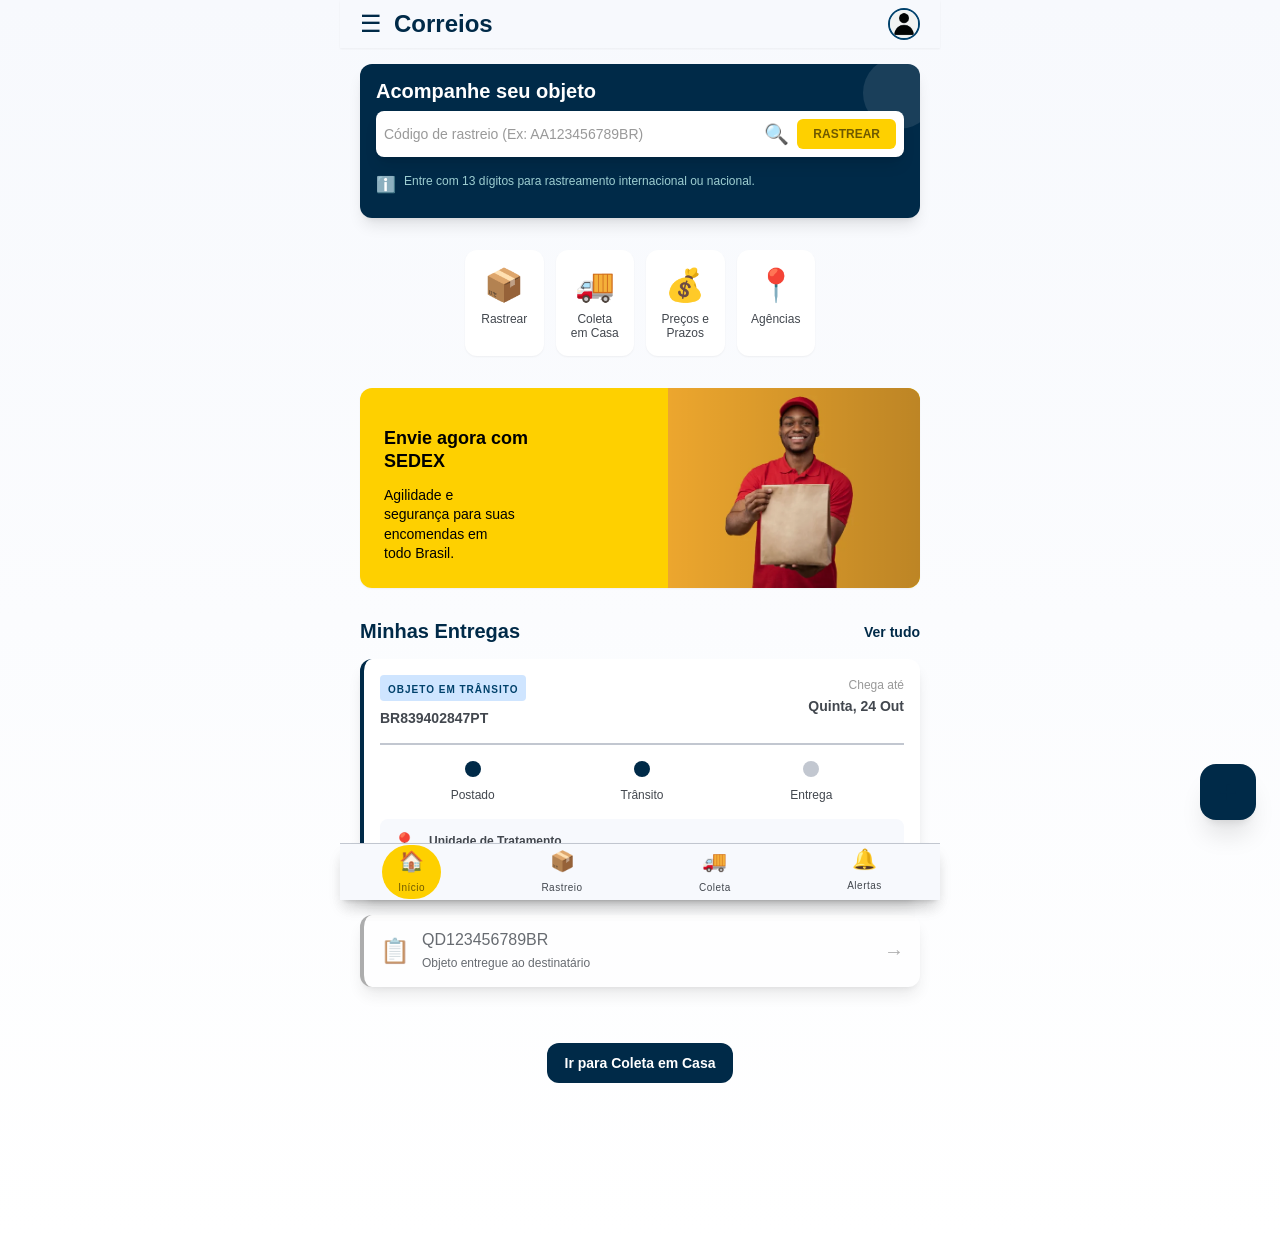
<file: index.html>
<!DOCTYPE html>
<html lang="pt-BR">
<head>
    <meta charset="UTF-8">
    <meta name="viewport" content="width=device-width, initial-scale=1.0">
    <link rel="stylesheet" href="style.css">
    <title>Correios</title>
</head>
<body>
    <div class="Início-Correios">
        <!-- BottomNavBar -->
        <nav class="BottomNavBar">
            <div class="BottomNavBar-shadow"></div>
            <div class="Link active">
                <div class="Container icon">🏠</div>
                <div class="Container text">
                    <span class="Text">Início</span>
                </div>
            </div>
            <div class="Link">
                <div class="Container icon">📦</div>
                <div class="Container text">
                    <span class="Text">Rastreio</span>
                </div>
            </div>
            <div class="Link">
                <div class="Container icon">🚚</div>
                <div class="Container text">
                    <span class="Text">Coleta</span>
                </div>
            </div>
            <div class="Link">
                <div class="Container icon">🔔</div>
                <div class="Container text">
                    <span class="Text">Alertas</span>
                </div>
                <div class="Background badge"></div>
            </div>
        </nav>

        <!-- Header - TopAppBar -->
        <header class="Header-TopAppBar">
            <div class="Container">
                <button class="Button menu">☰</button>
                <div class="Heading-1">
                    <h1 class="Text">Correios</h1>
                </div>
            </div>
            <div class="Background-Border">
                <div class="User-Profile"></div>
            </div>
        </header>

        <!-- Floating Action Button -->
        <button class="Floating-Action-Button">+</button>

        <!-- Main -->
        <main class="Main">
            <!-- Hero Search Section -->
            <section class="Hero-Search-Section">
                <div class="Abstract-Background-Pattern"></div>
                <div class="Heading-2">
                    <span class="Text">Acompanhe seu objeto</span>
                </div>
                <div class="Container search">
                    <div class="Input">
                        <div class="Container input-wrapper">
                            <span class="Text placeholder">Código de rastreio (Ex: AA123456789BR)</span>
                        </div>
                    </div>
                    <div class="Container icon">🔍</div>
                    <button class="Button rastrear">RASTREAR</button>
                </div>
                <div class="Container info">
                    <div class="Container icon">ℹ️</div>
                    <span class="Text">Entre com 13 dígitos para rastreamento internacional ou nacional.</span>
                </div>
            </section>

            <!-- Section - Quick Actions Grid -->
            <section class="Section-Quick-Actions-Grid">
                <div class="Button quick-action">
                    <div class="Background-Shadow">📦</div>
                    <span class="Text">Rastrear</span>
                </div>
                <div class="Button quick-action">
                    <div class="Background-Shadow">🚚</div>
                    <div class="Container text-container">
                        <span class="Text">Coleta<br>em Casa</span>
                    </div>
                </div>
                <div class="Button quick-action">
                    <div class="Background-Shadow">💰</div>
                    <div class="Container text-container">
                        <span class="Text">Preços e<br>Prazos</span>
                    </div>
                </div>
                <div class="Button quick-action">
                    <div class="Background-Shadow">📍</div>
                    <span class="Text">Agências</span>
                </div>
            </section>

            <!-- Section - Promotional Banner -->
            <section class="Section-Promotional-Banner">
                <div class="Container banner-image">
                    <img src="./assets/delivery.jpg" alt="Delivery person">
                </div>
                <div class="Gradient"></div>
                <div class="Container banner-content">
                    <div class="Heading-3">
                        <span class="Text">Envie agora com<br>SEDEX</span>
                    </div>
                    <div class="Container description">
                        <span class="Text">Agilidade e<br>segurança para suas<br>encomendas em<br>todo Brasil.</span>
                    </div>
                </div>
            </section>

            <!-- Tracking Summary Section -->
            <section class="Tracking-Summary-Section">
                <div class="Container section-header">
                    <div class="Heading-2">
                        <span class="Text">Minhas Entregas</span>
                    </div>
                    <button class="Button view-all">Ver tudo</button>
                </div>

                <!-- Main Tracking Card -->
                <div class="Tracking-Card main">
                    <div class="Container card-content">
                        <div class="Container header">
                            <div class="Container status">
                                <div class="Background status-badge">
                                    <span class="Text">OBJETO EM TRÂNSITO</span>
                                </div>
                                <div class="Heading-4">
                                    <span class="Text tracking-number">BR839402847PT</span>
                                </div>
                            </div>
                            <div class="Container delivery-date">
                                <div class="Container">
                                    <span class="Text">Chega até</span>
                                </div>
                                <div class="Container">
                                    <span class="Text">Quinta, 24 Out</span>
                                </div>
                            </div>
                        </div>
                        <div class="Container progress">
                            <div class="Progress-Bar-Container">
                                <div class="Line"></div>
                                <div class="Horizontal-Divider"></div>
                                <div class="Dots">
                                    <div class="Container dot">
                                        <div class="Background dot-active"></div>
                                        <div class="Container dot-label">
                                            <span class="Text">Postado</span>
                                        </div>
                                    </div>
                                    <div class="Container dot">
                                        <div class="Background dot-active"></div>
                                        <div class="Container dot-label">
                                            <span class="Text">Trânsito</span>
                                        </div>
                                    </div>
                                    <div class="Container dot">
                                        <div class="Background dot-inactive"></div>
                                        <div class="Container dot-label">
                                            <span class="Text">Entrega</span>
                                        </div>
                                    </div>
                                </div>
                            </div>
                            <div class="Background location-info">
                                <div class="Container icon">📍</div>
                                <div class="Container info-content">
                                    <div class="Container">
                                        <span class="Text location-title">Unidade de Tratamento</span>
                                    </div>
                                    <div class="Container">
                                        <span class="Text location-detail">Rio de Janeiro / RJ</span>
                                    </div>
                                </div>
                            </div>
                        </div>
                    </div>
                </div>

                <!-- Secondary Tracking Card -->
                <div class="Tracking-Card secondary">
                    <div class="Container card-content">
                        <div class="Container icon">📋</div>
                        <div class="Container info-content">
                            <div class="Container">
                                <span class="Text tracking-number">QD123456789BR</span>
                            </div>
                            <div class="Container">
                                <span class="Text status-text">Objeto entregue ao destinatário</span>
                            </div>
                        </div>
                        <div class="Container arrow">→</div>
                    </div>
                </div>
            </section>

            <div class="Page-Link">
                <a class="Button link" href="agendar-coleta.html">Ir para Coleta em Casa</a>
            </div>
        </main>
    </div>
    <script src="script.js"></script>
</body>
</html>
</file>
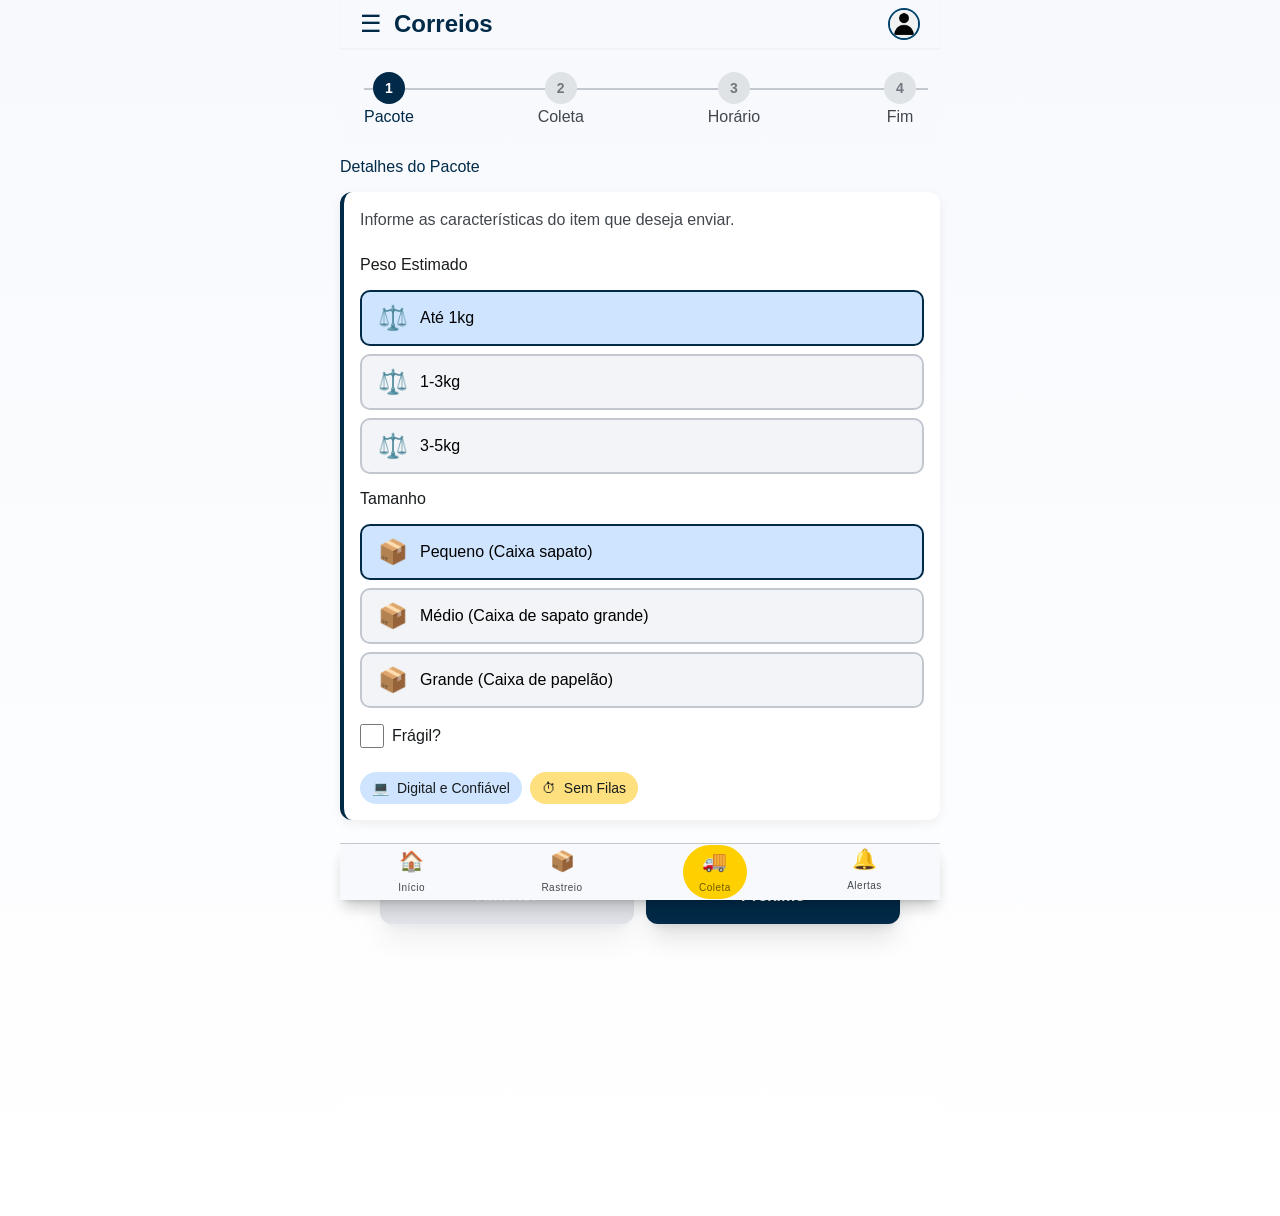
<file: agendar-coleta.html>
<!DOCTYPE html>
<html lang="pt-BR">
<head>
    <meta charset="UTF-8">
    <meta name="viewport" content="width=device-width, initial-scale=1.0">
    <link rel="stylesheet" href="style.css">
    <title>Agendar Coleta em Casa</title>
</head>
<body class="Início-Correios">
    <!-- BottomNavBar -->
    <nav class="BottomNavBar">
        <div class="BottomNavBar-shadow"></div>
        <div class="Link">
            <div class="Container icon">🏠</div>
            <div class="Container text">
                <span class="Text">Início</span>
            </div>
        </div>
        <div class="Link">
            <div class="Container icon">📦</div>
            <div class="Container text">
                <span class="Text">Rastreio</span>
            </div>
        </div>
        <div class="Link active">
            <div class="Container icon">🚚</div>
            <div class="Container text">
                <span class="Text">Coleta</span>
            </div>
        </div>
        <div class="Link">
            <div class="Container icon">🔔</div>
            <div class="Container text">
                <span class="Text">Alertas</span>
            </div>
            <div class="Background badge"></div>
        </div>
    </nav>

    <!-- Header - TopAppBar -->
    <header class="Header-TopAppBar">
        <div class="Container">
            <button class="Button menu">☰</button>
            <div class="Heading-1">
                <h1 class="Text">Correios</h1>
            </div>
        </div>
        <div class="Background-Border">
            <div class="User-Profile"></div>
        </div>
    </header>

    <div class="Início-Correios Agendar-Coleta-em-Casa">

        <main class="Main" data-name="Main">
            <section class="Progress-Stepper" data-name="Progress Stepper">
                <div class="Horizontal-Divider" data-name="Horizontal Divider"></div>
                <div class="Horizontal-Divider-Fill" data-name="Horizontal Divider Fill"></div>
                <div class="Container" data-name="Container">
                    <div class="Background active" data-name="Background">
                        <div class="Overlay-Shadow" data-name="Overlay+Shadow"></div>
                        <span class="Text">1</span>
                    </div>
                    <div class="Container" data-name="Container">
                        <span class="Text active">Pacote</span>
                    </div>
                </div>
                <div class="Container" data-name="Container">
                    <div class="Background" data-name="Background">
                        <span class="Text">2</span>
                    </div>
                    <div class="Container" data-name="Container">
                        <span class="Text">Coleta</span>
                    </div>
                </div>
                <div class="Container" data-name="Container">
                    <div class="Background" data-name="Background">
                        <span class="Text">3</span>
                    </div>
                    <div class="Container" data-name="Container">
                        <span class="Text">Horário</span>
                    </div>
                </div>
                <div class="Container" data-name="Container">
                    <div class="Background" data-name="Background">
                        <span class="Text">4</span>
                    </div>
                    <div class="Container" data-name="Container">
                        <span class="Text">Fim</span>
                    </div>
                </div>
            </section>

            <section class="Section-Step-1-Package-Details" data-name="Section - Step 1: Package Details">
                <div class="Container" data-name="Container">
                    <div class="Heading-2" data-name="Heading 2">
                        <span class="Text">Detalhes do Pacote</span>
                    </div>
                </div>
                <div class="Background-VerticalBorder-Shadow" data-name="Background+VerticalBorder+Shadow">
                    <div class="Container" data-name="Container">
                        <span class="Text">Informe as características do item que deseja enviar.</span>
                    </div>
                    <div class="Container" data-name="Container">
                        <div class="Container" data-name="Container">
                            <div class="Label" data-name="Label">
                                <span class="Text">Peso Estimado</span>
                            </div>
                            <div class="Options weight-options">
                                <button class="Option selected" data-weight="1">
                                    <span class="icon">⚖️</span>
                                    <span class="Text">Até 1kg</span>
                                </button>
                                <button class="Option" data-weight="3">
                                    <span class="icon">⚖️</span>
                                    <span class="Text">1-3kg</span>
                                </button>
                                <button class="Option" data-weight="5">
                                    <span class="icon">⚖️</span>
                                    <span class="Text">3-5kg</span>
                                </button>
                            </div>
                        </div>
                        <div class="Container" data-name="Container">
                            <div class="Label" data-name="Label">
                                <span class="Text">Tamanho</span>
                            </div>
                            <div class="Options size-options">
                                <button class="Option selected" data-size="small">
                                    <span class="icon">📦</span>
                                    <span class="Text">Pequeno (Caixa sapato)</span>
                                </button>
                                <button class="Option" data-size="medium">
                                    <span class="icon">📦</span>
                                    <span class="Text">Médio (Caixa de sapato grande)</span>
                                </button>
                                <button class="Option" data-size="large">
                                    <span class="icon">📦</span>
                                    <span class="Text">Grande (Caixa de papelão)</span>
                                </button>
                            </div>
                        </div>
                        <div class="Container" data-name="Container">
                            <label class="Label fragile-label">
                                <input type="checkbox" class="FragileCheckbox" id="fragile-checkbox">
                                <span class="Text">Frágil?</span>
                            </label>
                        </div>
                    </div>
                    <div class="Container" data-name="Container">
                        <div class="Background pill" data-name="Background">
                            <span class="Container icon">💻</span>
                            <span class="Text">Digital e Confiável</span>
                        </div>
                        <div class="Background pill" data-name="Background">
                            <span class="Container icon">⏱</span>
                            <span class="Text">Sem Filas</span>
                        </div>
                    </div>
                </div>
            </section>

            <section class="Section-Step-2-Pickup-Address hidden-section" data-name="Section - Step 2: Pickup Address">
                <div class="Heading-2" data-name="Heading 2">
                    <span class="Text">Endereço de Coleta</span>
                </div>
                <div class="Background-VerticalBorder-Shadow" data-name="Background+VerticalBorder+Shadow">
                    <div class="Container" data-name="Container">
                        <div class="Container" data-name="Container">
                            <div class="Label" data-name="Label">
                                <span class="Text">CEP</span>
                            </div>
                            <input type="text" class="AddressInput" id="cep-input" placeholder="00000-000">
                        </div>
                        <div class="Container" data-name="Container">
                            <div class="Label" data-name="Label">
                                <span class="Text">Logradouro</span>
                            </div>
                            <input type="text" class="AddressInput" id="logradouro-input" placeholder="Ex: Av. Paulista, 1000">
                        </div>
                        <div class="Container" data-name="Container">
                            <div class="Label" data-name="Label">
                                <span class="Text">Número</span>
                            </div>
                            <input type="text" class="AddressInput" id="numero-input" placeholder="Ex: 123">
                        </div>
                        <div class="Container" data-name="Container">
                            <div class="Label" data-name="Label">
                                <span class="Text">Bairro</span>
                            </div>
                            <input type="text" class="AddressInput" id="bairro-input" placeholder="Ex: Bela Vista">
                        </div>
                        <div class="Container" data-name="Container">
                            <div class="Label" data-name="Label">
                                <span class="Text">Cidade</span>
                            </div>
                            <input type="text" class="AddressInput" id="cidade-input" placeholder="Ex: São Paulo">
                        </div>
                    </div>
                </div>
            </section>

            <section class="Section-Step-3-Date-Time hidden-section" data-name="Section - Step 3: Date and Time">
                <div class="Heading-2" data-name="Heading 2">
                    <span class="Text">Data e Horário</span>
                </div>
                <div class="Background-VerticalBorder-Shadow" data-name="Background+VerticalBorder+Shadow">
                    <div class="Container" data-name="Container">
                        <span class="Text">Escolha o melhor momento para o carteiro passar.</span>
                    </div>
                    <div class="Container date-options" data-name="Container">
                        <button class="DateButton selected" data-date="2026-06-24" data-day="HOJE" data-day-number="24">
                            <span class="Text">HOJE<br>24</span>
                        </button>
                        <button class="DateButton" data-date="2026-06-25" data-day="TER" data-day-number="25">
                            <span class="Text">TER<br>25</span>
                        </button>
                        <button class="DateButton" data-date="2026-06-26" data-day="QUA" data-day-number="26">
                            <span class="Text">QUA<br>26</span>
                        </button>
                        <button class="DateButton" data-date="2026-06-27" data-day="QUI" data-day-number="27">
                            <span class="Text">QUI<br>27</span>
                        </button>
                    </div>
                    <div class="Container time-options" data-name="Container">
                        <label class="TimeLabel">
                            <input type="checkbox" class="TimeCheckbox" id="manha-checkbox" checked>
                            <span class="Text">Manhã</span>
                        </label>
                        <label class="TimeLabel">
                            <input type="checkbox" class="TimeCheckbox" id="tarde-checkbox">
                            <span class="Text">Tarde</span>
                        </label>
                    </div>
                </div>
            </section>

            <section class="Section-Step-4-Confirmation hidden-section" data-name="Section - Step 4: Confirmation">
                <div class="Container" data-name="Container">
                    <div class="Background" data-name="Background"></div>
                    <div class="Heading-2" data-name="Heading 2">
                        <span class="Text">Tudo Pronto!</span>
                    </div>
                    <div class="Container" data-name="Container">
                        <span class="Text">Revise os dados antes de finalizar.</span>
                    </div>
                </div>
                <div class="Background-VerticalBorder-Shadow" data-name="Background+Shadow">
                    <div class="Container" data-name="Container">
                        <div class="Container" data-name="Container">
                            <span class="Text">PACOTE</span>
                        </div>
                        <div class="Container" data-name="Container">
                            <span class="Text">Até 1kg, Pequeno</span>
                        </div>
                        <span class="Container icon">✅</span>
                    </div>
                    <div class="Container" data-name="Container">
                        <div class="Container" data-name="Container">
                            <span class="Text">ENDEREÇO</span>
                        </div>
                        <div class="Container" data-name="Container">
                            <span class="Text">Av. Paulista, 1000 - SP</span>
                        </div>
                        <span class="Container icon">📍</span>
                    </div>
                    <div class="Container" data-name="Container">
                        <div class="Container" data-name="Container">
                            <span class="Text">DATA PREVISTA</span>
                        </div>
                        <div class="Container" data-name="Container">
                            <span class="Text">24 Mai • Manhã</span>
                        </div>
                        <span class="Container icon">📅</span>
                    </div>
                </div>
            </section>
        </main>

    </div>
    <script src="script.js"></script>
</body>
</html>
</file>
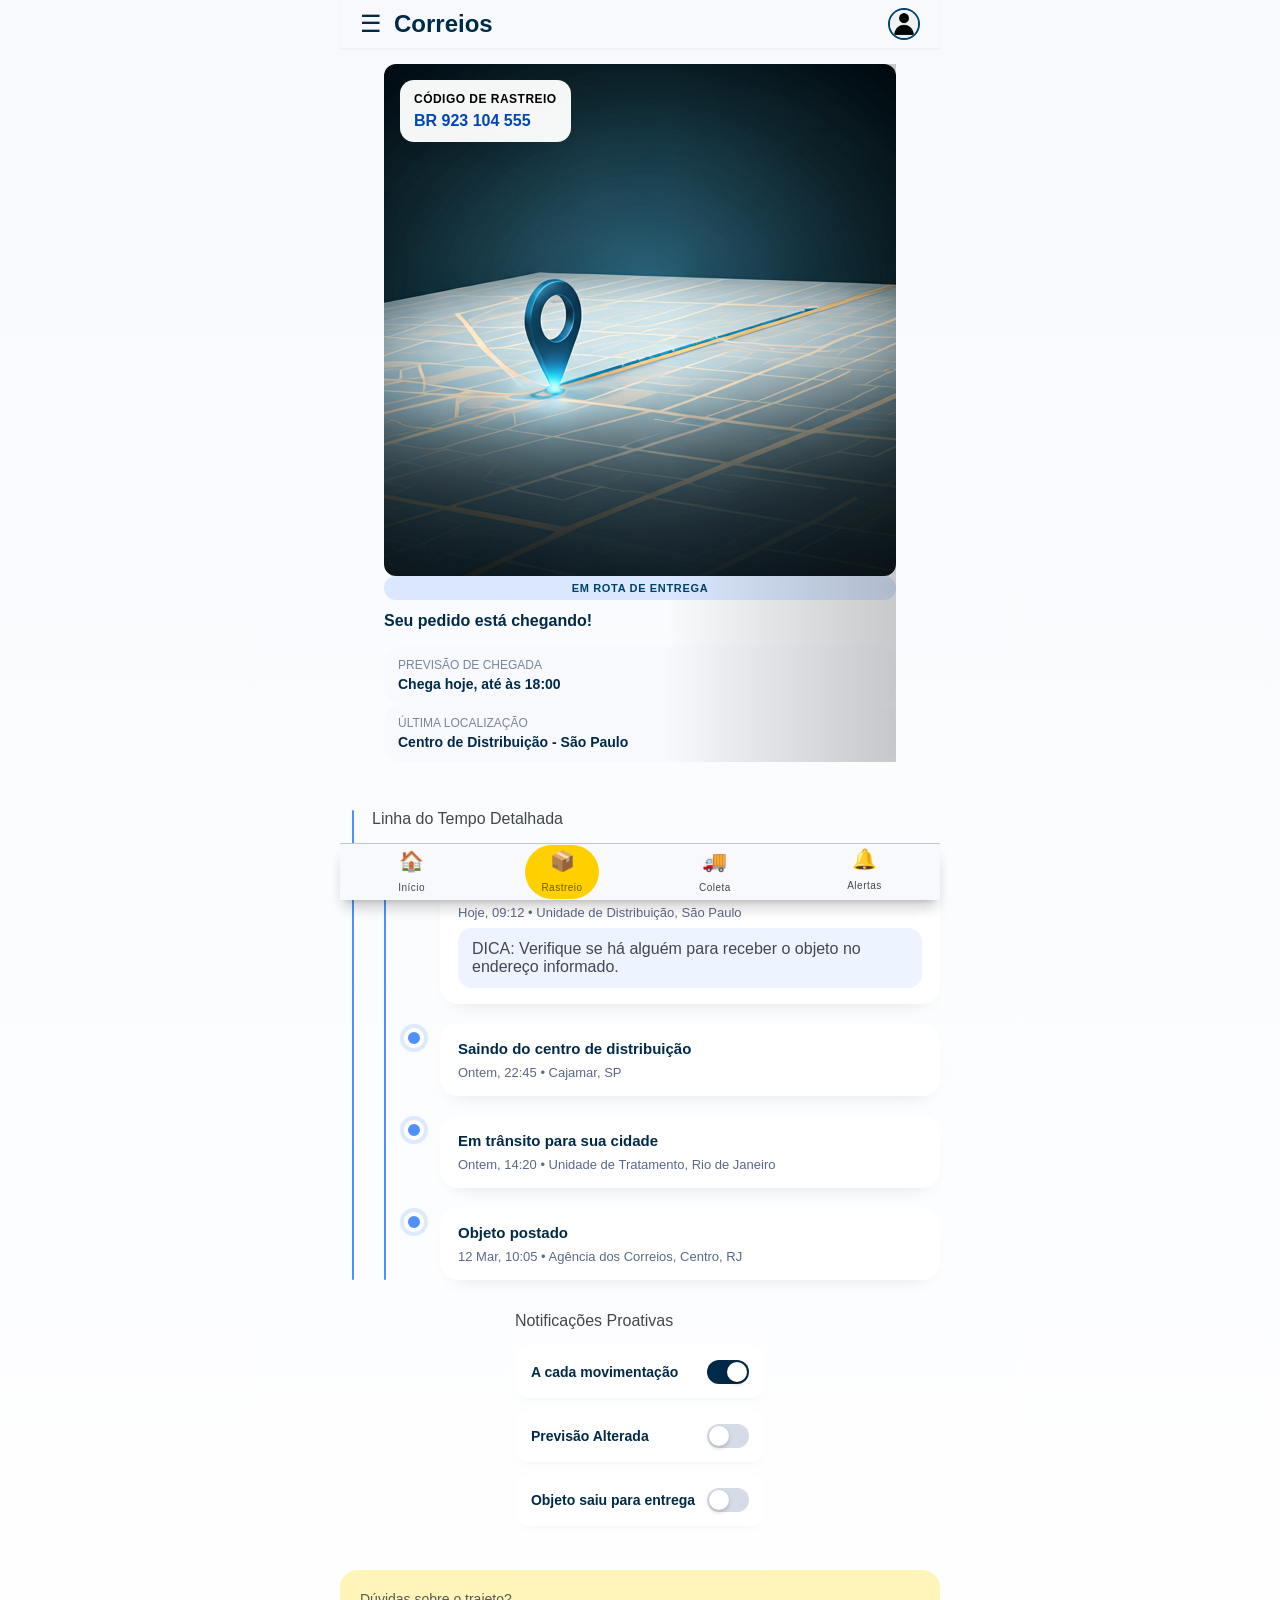
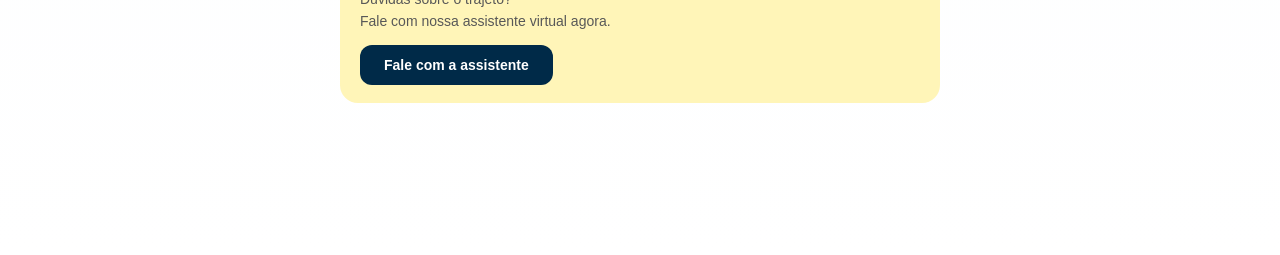
<file: rastreamento.html>
<!doctype html>
<html lang="pt-BR">
<head>
	<meta charset="utf-8">
	<meta name="viewport" content="width=device-width, initial-scale=1">
	<title>Rastreamento Detalhado</title>
	<link rel="stylesheet" href="style.css">
</head>
<body class="Início-Correios">
    <!-- BottomNavBar -->
    <nav class="BottomNavBar">
        <div class="BottomNavBar-shadow"></div>
        <div class="Link">
            <div class="Container icon">🏠</div>
            <div class="Container text">
                <span class="Text">Início</span>
            </div>
        </div>
        <div class="Link active">
            <div class="Container icon">📦</div>
            <div class="Container text">
                <span class="Text">Rastreio</span>
            </div>
        </div>
        <div class="Link">
            <div class="Container icon">🚚</div>
            <div class="Container text">
                <span class="Text">Coleta</span>
            </div>
        </div>
        <div class="Link">
            <div class="Container icon">🔔</div>
            <div class="Container text">
                <span class="Text">Alertas</span>
            </div>
            <div class="Background badge"></div>
        </div>
    </nav>

    <!-- Header - TopAppBar -->
    <header class="Header-TopAppBar">
        <div class="Container">
            <button class="Button menu">☰</button>
            <div class="Heading-1">
                <h1 class="Text">Correios</h1>
            </div>
        </div>
        <div class="Background-Border">
            <div class="User-Profile"></div>
        </div>
    </header>

	<main class="Main">
		<section class="Map Visualization Section">
			<div class="Container">
				<div class="Route Map">
					<img src="assets/route-map.png" alt="route map" style="width:100%;height:auto;display:block;border-radius:12px;"/>
					<div class="Tracking ID Float">
						<div class="TrackingLabel Text">CÓDIGO DE RASTREIO</div>
						<div class="TrackingCode Text">BR 923 104 555</div>
					</div>
					<section class="Section - Status Card">
						<div class="Container status-card-top">
							<div class="StatusBadge Text">EM ROTA DE ENTREGA</div>
							<div class="StatusTitle Text">Seu pedido está chegando!</div>
						</div>
						<div class="Container status-card-row">
							<div class="StatusLabel Text">PREVISÃO DE CHEGADA</div>
							<div class="StatusValue Text">Chega hoje, até às 18:00</div>
						</div>
						<div class="Container status-card-row">
							<div class="StatusLabel Text">ÚLTIMA LOCALIZAÇÃO</div>
							<div class="StatusValue Text">Centro de Distribuição - São Paulo</div>
						</div>
					</section>
				</div>
				<div class="Gradient"></div>
			</div>
		</section>

		<section class="Detailed Timeline Section">
			<div class="Heading-3">
				<div class="Text">Linha do Tempo Detalhada</div>
			</div>
			<div class="Timeline">
				<div class="TimelineItem">
					<div class="TimelineMarker"></div>
					<div class="TimelineContent">
						<div class="TimelineTitle Text">Objeto saiu para entrega ao destinatário</div>
						<div class="TimelineMeta Text">Hoje, 09:12 • Unidade de Distribuição, São Paulo</div>
						<div class="TimelineNote">
							<div class="Text">DICA: Verifique se há alguém para receber o objeto no endereço informado.</div>
						</div>
					</div>
				</div>

				<div class="TimelineItem">
					<div class="TimelineMarker"></div>
					<div class="TimelineContent">
						<div class="TimelineTitle Text">Saindo do centro de distribuição</div>
						<div class="TimelineMeta Text">Ontem, 22:45 • Cajamar, SP</div>
					</div>
				</div>

				<div class="TimelineItem">
					<div class="TimelineMarker"></div>
					<div class="TimelineContent">
						<div class="TimelineTitle Text">Em trânsito para sua cidade</div>
						<div class="TimelineMeta Text">Ontem, 14:20 • Unidade de Tratamento, Rio de Janeiro</div>
					</div>
				</div>

				<div class="TimelineItem">
					<div class="TimelineMarker"></div>
					<div class="TimelineContent">
						<div class="TimelineTitle Text">Objeto postado</div>
						<div class="TimelineMeta Text">12 Mar, 10:05 • Agência dos Correios, Centro, RJ</div>
					</div>
				</div>
			</div>
		</section>

		<section class="Proactive Notifications Section">
			<div class="Container">
				<div class="Heading-3">
					<div class="Text">Notificações Proativas</div>
				</div>
				<div class="NotificationList">
					<div class="NotificationRow">
						<div class="Text">A cada movimentação</div>
						<div class="Switch on" aria-label="Ativado"></div>
					</div>
					<div class="NotificationRow">
						<div class="Text">Previsão Alterada</div>
						<div class="Switch off" aria-label="Desativado"></div>
					</div>
					<div class="NotificationRow">
						<div class="Text">Objeto saiu para entrega</div>
						<div class="Switch off" aria-label="Desativado"></div>
					</div>
				</div>
			</div>
		</section>

		<section class="Help Section (Micro-Interaction)">
			<div class="Container">
				<div class="Text">Dúvidas sobre o trajeto?</div>
				<div class="Text">Fale com nossa assistente virtual
					agora.</div>
				<button class="Button help-btn">Fale com a assistente</button>
			</div>
		</section>

	</main>



    <script src="script.js"></script>
</body>
</html>
</file>
<file: style.css>
* {
    margin: 0;
    padding: 0;
    box-sizing: border-box;
}

body {
    font-family: 'Inter', sans-serif;
    background: linear-gradient(to bottom, #F7F9FD, #FFFFFF);
    color: #42474E;
    width: 100%;
    margin: 0 auto;
    min-height: 100vh;
}

.Início-Correios {
    display: flex;
    flex-direction: column;
    gap: 0;
    padding: 0 0 24px;
    width: 100%;
    max-width: 600px;
    margin: 0 auto;
    min-height: 100vh;
    position: relative;
    background: linear-gradient(to bottom, #F7F9FD, #FFFFFF);
}

/* ========== HEADER ========== */
.Header-TopAppBar {
    display: flex;
    flex-direction: row;
    justify-content: space-between;
    align-items: center;
    padding: 8px 20px;
    gap: 0;
    background: #F7F9FD;
    box-shadow: 0px 1px 2px 0px rgba(0, 0, 0, 0.05);
    position: relative;
    z-index: 10;
}

.Header-TopAppBar .Container {
    display: flex;
    flex-direction: row;
    align-items: center;
    gap: 12px;
}

.Button.menu {
    background: none;
    border: none;
    font-size: 24px;
    cursor: pointer;
    color: #002A48;
    padding: 0;
}

.Heading-1 .Text {
    font-family: 'Manrope', sans-serif;
    font-weight: 700;
    font-size: 24px;
    line-height: 1.33;
    color: #002A48;
}

.Background-Border {
    display: flex;
    justify-content: center;
    align-items: center;
    width: 32px;
    height: 32px;
    background: #CFE5FF;
    border: 2px solid #00416B;
    border-radius: 9999px;
}

.User-Profile {
    width: 100%;
    height: 100%;
    border-radius: 50%;
    background-color: #CFE5FF;
    background-image: url('assets/default-person.jpg');
    background-size: cover;
    background-position: center;
    background-repeat: no-repeat;
}

/* ========== FLOATING ACTION BUTTON ========== */
.Floating-Action-Button {
    position: fixed;
    bottom: 80px;
    right: 24px;
    width: 56px;
    height: 56px;
    border-radius: 16px;
    background: #002A48;
    border: none;
    color: #002A48;
    font-size: 32px;
    cursor: pointer;
    display: flex;
    align-items: center;
    justify-content: center;
    box-shadow: 0px 8px 10px -6px rgba(0, 0, 0, 0.1), 0px 20px 25px -5px rgba(0, 0, 0, 0.1);
    z-index: 20;
}

/* ========== MAIN CONTENT ========== */
.Main {
    display: flex;
    flex-direction: column;
    align-items: center;
    gap: 32px;
    padding: 16px 0px 128px;
    flex: 1;
}

/* ========== HERO SEARCH SECTION ========== */
.Hero-Search-Section {
    position: relative;
    display: flex;
    flex-direction: column;
    gap: 8px;
    padding: 16px;
    width: calc(100% - 40px);
    max-width: 560px;
    background: #002A48;
    border-radius: 12px;
    box-shadow: 0px 4px 6px -4px rgba(0, 0, 0, 0.1), 0px 10px 15px -3px rgba(0, 0, 0, 0.1);
    overflow: hidden;
}

.Map.Visualization.Section .Route.Map {
    position: relative;
}

.Tracking.ID.Float {
    position: absolute;
    top: 16px;
    left: 16px;
    right: auto;
    background: rgba(255, 255, 255, 0.96);
    border-radius: 14px;
    padding: 12px 14px;
    max-width: 280px;
    box-shadow: 0px 16px 30px -24px rgba(0, 0, 0, 0.35);
}

.Tracking.ID.Float .TrackingLabel {
    color: #000000;
    font-size: 12px;
    font-weight: 600;
    letter-spacing: 0.04em;
    margin-bottom: 6px;
}

.Tracking.ID.Float .TrackingCode {
    color: #0047B3;
    font-size: 16px;
    font-weight: 700;
}

.Abstract-Background-Pattern {
    position: absolute;
    top: -16px;
    right: -24px;
    width: 90px;
    height: 98.63px;
    opacity: 0.1;
    background: url('data:image/svg+xml,<svg xmlns="http://www.w3.org/2000/svg" viewBox="0 0 100 100"><circle cx="50" cy="50" r="40" fill="white"/></svg>');
}

.Hero-Search-Section .Heading-2 {
    position: relative;
    z-index: 2;
}

.Hero-Search-Section .Heading-2 .Text {
    font-size: 20px;
    font-weight: 600;
    color: #FFFFFF;
}

.Hero-Search-Section .Container.search {
    display: flex;
    flex-direction: row;
    gap: 8px;
    background: #FFFFFF;
    border-radius: 8px;
    padding: 8px;
    align-items: center;
    position: relative;
    z-index: 2;
    box-shadow: 0px 4px 6px -4px rgba(0, 0, 0, 0.1), 0px 10px 15px -3px rgba(0, 0, 0, 0.1);
}

.Container.search .Container.icon {
    font-size: 20px;
    color: #42474E;
    flex-shrink: 0;
}

.Input {
    display: flex;
    flex: 1;
    background: transparent;
}

.Input .Container {
    flex: 1;
}

.Text.placeholder {
    font-size: 14px;
    color: #999;
    font-family: 'Inter', sans-serif;
}

.NotificationList {
    display: flex;
    flex-direction: column;
    gap: 12px;
    margin-top: 16px;
}

.NotificationRow {
    display: flex;
    justify-content: space-between;
    align-items: center;
    gap: 12px;
    padding: 14px 16px;
    border-radius: 14px;
    background: #FFFFFF;
    box-shadow: 0px 4px 12px -8px rgba(0, 0, 0, 0.12);
}

.NotificationRow .Text {
    font-size: 14px;
    color: #002A48;
    font-weight: 600;
}

.Switch {
    width: 42px;
    height: 24px;
    border-radius: 999px;
    position: relative;
    background: #D6DBE8;
    transition: background 0.2s ease;
    cursor: pointer;
}

.Switch::after {
    content: "";
    position: absolute;
    top: 2px;
    left: 2px;
    width: 20px;
    height: 20px;
    border-radius: 999px;
    background: #FFFFFF;
    box-shadow: 0 2px 4px rgba(0,0,0,0.2);
    transition: transform 0.2s ease;
}

.Detailed.Timeline.Section {
    width: 100%;
}

.Timeline {
    position: relative;
    display: flex;
    flex-direction: column;
    gap: 20px;
    padding-left: 32px;
    margin-top: 16px;
}

.Timeline::before {
    content: "";
    position: absolute;
    left: 12px;
    top: 0;
    bottom: 0;
    width: 2px;
    background: #4F90FF;
    border-radius: 1px;
}

.TimelineItem {
    position: relative;
    display: flex;
    gap: 16px;
    align-items: flex-start;
}

.TimelineMarker {
    position: relative;
    width: 20px;
    min-width: 20px;
    height: 20px;
    border-radius: 50%;
    background: #4F90FF;
    border: 4px solid #FFFFFF;
    box-shadow: 0px 0px 0px 4px rgba(79, 144, 255, 0.18);
    margin-top: 4px;
}

.TimelineContent {
    flex: 1;
    display: flex;
    flex-direction: column;
    gap: 8px;
    padding: 16px 18px;
    border-radius: 18px;
    background: #FFFFFF;
    box-shadow: 0px 10px 22px -16px rgba(0, 0, 0, 0.18);
}

.TimelineTitle {
    font-size: 15px;
    font-weight: 700;
    color: #002A48;
}

.TimelineMeta {
    font-size: 13px;
    color: #5A6988;
}

.TimelineNote {
    padding: 12px 14px;
    border-radius: 14px;
    background: #EEF4FF;
}

.Section.-.Status.Card {
    position: absolute;
    left: 50%;
    bottom: 16px;
    transform: translateX(-50%);
    width: calc(100% - 48px);
    max-width: 340px;
    padding: 18px 20px;
    border-radius: 24px;
    background: rgba(255, 255, 255, 0.94);
    box-shadow: 0px 18px 36px -20px rgba(0, 0, 0, 0.35);
    z-index: 15;
}

.Map.Visualization.Section {
    position: relative;
}

.Map.Visualization.Section .Route.Map {
    position: relative;
}

.Map.Visualization.Section .Section.-.Status.Card {
    position: absolute;
    left: 50%;
    bottom: 16px;
    transform: translateX(-50%);
    width: calc(100% - 48px);
    max-width: 340px;
    padding: 18px 20px;
    border-radius: 24px;
    background: rgba(255, 255, 255, 0.94);
    box-shadow: 0px 18px 36px -20px rgba(0, 0, 0, 0.35);
    z-index: 15;
}

.StatusBadge {
    display: inline-flex;
    align-items: center;
    justify-content: center;
    padding: 6px 12px;
    border-radius: 999px;
    background: rgba(79, 144, 255, 0.18);
    color: #00416B;
    font-size: 11px;
    font-weight: 700;
    letter-spacing: 0.06em;
    text-transform: uppercase;
}

.StatusTitle {
    margin-top: 8px;
    font-size: 16px;
    font-weight: 700;
    color: #002A48;
}

.status-card-top {
    display: flex;
    flex-direction: column;
    gap: 4px;
    margin-bottom: 16px;
}

.status-card-row {
    display: flex;
    flex-direction: column;
    gap: 4px;
    padding: 12px 14px;
    border-radius: 18px;
    background: #F7F9FD;
}

.StatusLabel {
    font-size: 12px;
    color: #7A869A;
}

.StatusValue {
    font-size: 14px;
    font-weight: 700;
    color: #002A48;
}

section.Help.Section {
    width: 100%;
    padding: 18px 20px;
    margin-top: 12px;
    border-radius: 18px;
    background: #FFF5B8;
}

section.Help.Section .Text {
    color: #585858;
    font-size: 14px;
    line-height: 1.6;
}

.Button.help-btn {
    margin-top: 12px;
    background: #002A48;
    border: none;
    padding: 12px 24px;
    border-radius: 12px;
    font-weight: 700;
    font-size: 14px;
    color: #FFFFFF;
    cursor: pointer;
    font-family: 'Inter', sans-serif;
}
.Switch.on {
    background: #002A48;
}

.Switch.on::after {
    transform: translateX(18px);
}

.Switch.off {
    background: #D6DBE8;
}

.Switch.off::after {
    transform: translateX(0);
}

.Button.rastrear {
    background: #FED000;
    border: none;
    padding: 8px 16px;
    border-radius: 6px;
    font-weight: 600;
    font-size: 12px;
    color: #6F5900;
    cursor: pointer;
    white-space: nowrap;
    font-family: 'Inter', sans-serif;
}

.Page-Link {
    width: 100%;
    display: flex;
    justify-content: center;
    padding: 0 20px;
    margin-top: 24px;
}

.Button.link {
    display: inline-flex;
    align-items: center;
    justify-content: center;
    padding: 12px 18px;
    border-radius: 12px;
    background: #002A48;
    color: #FFFFFF;
    text-decoration: none;
    font-weight: 700;
    font-family: 'Inter', sans-serif;
    font-size: 14px;
}

.Hero-Search-Section .Container.info {
    display: flex;
    gap: 8px;
    align-items: flex-start;
    padding: 8px 0;
    position: relative;
    z-index: 2;
}

.Container.info .Container.icon {
    font-size: 16px;
    flex-shrink: 0;
    margin-top: 2px;
}

.Container.info .Text {
    font-size: 12px;
    color: #9DCED1;
    line-height: 1.4;
}

/* ========== QUICK ACTIONS GRID ========== */
.Section-Quick-Actions-Grid {
    display: grid;
    grid-template-columns: repeat(4, 1fr);
    gap: 12px;
    width: 100%;
    padding: 0 20px;
    max-width: 390px;
}

.Button.quick-action {
    display: flex;
    flex-direction: column;
    align-items: center;
    justify-content: flex-start;
    gap: 8px;
    padding: 16px 8px;
    background: #FFFFFF;
    border: none;
    border-radius: 12px;
    cursor: pointer;
    box-shadow: 0px 1px 2px 0px rgba(0, 0, 0, 0.05);
    text-align: center;
}

.Background-Shadow {
    font-size: 32px;
}

.Button.quick-action .Text {
    font-size: 12px;
    color: #42474E;
    font-weight: 500;
}

.Container.text-container {
    display: flex;
    flex-direction: column;
    align-items: center;
}

/* ========== PROMOTIONAL BANNER ========== */
.Section-Promotional-Banner {
    position: relative;
    display: flex;
    align-items: flex-end;
    width: calc(100% - 40px);
    max-width: 560px;
    height: 200px;
    background: #FED000;
    border-radius: 12px;
    overflow: hidden;
    box-shadow: 0px 1px 2px 0px rgba(0, 0, 0, 0.05);
}

.Container.banner-image {
    position: absolute;
    right: 0;
    top: 0;
    width: 45%;
    height: 100%;
    background: #666;
    border-radius: 0 12px 12px 0;
    overflow: hidden;
}

.Container.banner-image img {
    width: 100%;
    height: 100%;
    object-fit: cover;
}

.Gradient {
    position: absolute;
    right: 0;
    top: 0;
    width: 45%;
    height: 100%;
    background: linear-gradient(to right, transparent, rgba(0, 0, 0, 0.2));
}

.Container.banner-content {
    position: relative;
    z-index: 2;
    display: flex;
    flex-direction: column;
    gap: 12px;
    padding: 24px;
    width: 55%;
    min-width: 0;
}

.Section-Promotional-Banner .Heading-3 .Text {
    font-family: 'Manrope', sans-serif;
    font-weight: 700;
    font-size: 18px;
    color: #000;
    line-height: 1.3;
    overflow-wrap: break-word;
    word-break: break-word;
}

.Container.description .Text {
    font-size: 14px;
    color: #000;
    line-height: 1.4;
}

/* ========== TRACKING SUMMARY SECTION ========== */
.Tracking-Summary-Section {
    display: flex;
    flex-direction: column;
    gap: 16px;
    width: 100%;
    padding: 0 20px;
}

.Container.section-header {
    display: flex;
    justify-content: space-between;
    align-items: center;
    width: 100%;
}

.Tracking-Summary-Section .Heading-2 .Text {
    font-family: 'Manrope', sans-serif;
    font-weight: 700;
    font-size: 20px;
    color: #002A48;
}

.Button.view-all {
    background: none;
    border: none;
    color: #002A48;
    font-size: 14px;
    font-weight: 600;
    cursor: pointer;
    padding: 0;
    font-family: 'Inter', sans-serif;
}

/* ========== TRACKING CARDS ========== */
.Tracking-Card {
    display: flex;
    flex-direction: column;
    gap: 0;
    padding: 16px;
    width: 100%;
    background: #FFFFFF;
    border-radius: 12px;
    border-left: 4px solid #002A48;
    box-shadow: 0px 4px 6px -4px rgba(0, 0, 0, 0.1), 0px 10px 15px -3px rgba(0, 0, 0, 0.1);
}

.Tracking-Card.secondary {
    opacity: 0.8;
    border-left-color: #999;
}

.Container.card-content {
    display: flex;
    flex-direction: column;
    gap: 16px;
}

.Container.header {
    display: flex;
    justify-content: space-between;
    align-items: flex-start;
}

.Container.status {
    display: flex;
    flex-direction: column;
    gap: 8px;
}

.Background.status-badge {
    background: #CFE5FF;
    padding: 4px 8px;
    border-radius: 4px;
    width: fit-content;
}

.Background.status-badge .Text {
    font-size: 10px;
    font-weight: 600;
    color: #00416B;
    letter-spacing: 1px;
}

.Heading-4 .Text.tracking-number {
    font-size: 14px;
    font-weight: 600;
    color: #42474E;
}

.Container.delivery-date {
    display: flex;
    flex-direction: column;
    gap: 4px;
    text-align: right;
}

.Container.delivery-date .Container:first-child .Text {
    font-size: 12px;
    color: #999;
}

.Container.delivery-date .Container:last-child .Text {
    font-size: 14px;
    font-weight: 600;
    color: #42474E;
}

.Container.progress {
    display: flex;
    flex-direction: column;
    gap: 16px;
}

.Progress-Bar-Container {
    display: flex;
    flex-direction: column;
    gap: 16px;
}

.Line {
    width: 100%;
    height: 2px;
    background: #C2C7D0;
    position: relative;
}

.Horizontal-Divider {
    position: absolute;
    top: 0;
    left: 0;
    height: 2px;
    width: 94%;
    background: #002A48;
}

.Dots {
    display: flex;
    justify-content: space-between;
    position: relative;
    padding: 0 8px;
}

.Container.dot {
    display: flex;
    flex-direction: column;
    align-items: center;
    gap: 8px;
    flex: 1;
}

.Background.dot-active,
.Background.dot-inactive {
    width: 16px;
    height: 16px;
    border-radius: 50%;
    flex-shrink: 0;
}

.Background.dot-active {
    background: #002A48;
}

.Background.dot-inactive {
    background: #C2C7D0;
}

.Container.dot-label .Text {
    font-size: 12px;
    font-weight: 500;
    color: #42474E;
}

.Background.location-info {
    display: flex;
    gap: 12px;
    padding: 12px;
    background: #F7F9FD;
    border-radius: 8px;
}

.Background.location-info .Container.icon {
    font-size: 20px;
    flex-shrink: 0;
}

.Container.info-content {
    display: flex;
    flex-direction: column;
    gap: 4px;
    flex: 1;
}

.Text.location-title {
    font-size: 12px;
    font-weight: 600;
    color: #42474E;
}

.Text.location-detail {
    font-size: 12px;
    color: #42474E;
}

.Tracking-Card.secondary .Container.card-content {
    flex-direction: row;
    align-items: center;
    gap: 12px;
}

.Tracking-Card.secondary .Container.icon {
    font-size: 24px;
    flex-shrink: 0;
}

.Tracking-Card.secondary .Container.info-content {
    flex: 1;
}

.Text.status-text {
    font-size: 12px;
    color: #42474E;
}

.Container.arrow {
    font-size: 20px;
    color: #999;
    flex-shrink: 0;
}

/* ========== BOTTOM NAVIGATION BAR ========== */
.BottomNavBar {
    position: fixed;
    bottom: 0;
    left: 0;
    right: 0;
    margin: 0 auto;
    width: 100%;
    max-width: 600px;
    height: 57px;
    display: flex;
    flex-direction: row;
    align-items: center;
    justify-content: space-around;
    gap: 40px;
    padding: 8px 20px;
    background: #F7F9FD;
    border-top: 1px solid #C2C7D0;
    box-shadow: 0px 4px 6px -4px rgba(0, 0, 0, 0.1), 0px 10px 15px -3px rgba(0, 0, 0, 0.1);
    z-index: 9999;
}

.BottomNavBar-shadow {
    position: absolute;
    top: 0;
    left: 0;
    width: 100%;
    height: 100%;
    background: rgba(255, 255, 255, 0);
    box-shadow: 0px 4px 6px -4px rgba(0, 0, 0, 0.1), 0px 10px 15px -3px rgba(0, 0, 0, 0.1);
}

.Link {
    display: flex;
    flex-direction: column;
    justify-content: center;
    align-items: center;
    gap: 4px;
    padding: 4px 16px;
    cursor: pointer;
    position: relative;
    text-align: center;
    z-index: 1000;
    user-select: none;
}

.Link.active {
    background: #FED000;
    border-radius: 9999px;
    padding: 4px 16px;
}

.Link .Container.icon {
    font-size: 20px;
    display: flex;
    align-items: center;
    justify-content: center;
    width: 24px;
    height: 24px;
    padding: 0;
}

.Link .Container.icon img {
    display: block;
    width: 20px;
    height: auto;
}

.BottomNavBar .Link .Container.text {
    padding: 0;
}

.Link .Container.text .Text {
    font-family: 'Inter', sans-serif;
    font-weight: 500;
    font-size: 10px;
    line-height: 1.4;
    letter-spacing: 0.05em;
    color: #42474E;
}

.Link.active .Container.text .Text {
    color: #6F5900;
}

.Agendar-Coleta-em-Casa nav.BottomNavBar {
    position: fixed;
    bottom: 0;
    left: 0;
    right: 0;
    margin: 0 auto;
    width: 100%;
    max-width: 600px;
    height: 57px;
    display: flex;
    flex-direction: row;
    align-items: center;
    justify-content: space-around;
    gap: 40px;
    padding: 8px 20px;
    background: #F7F9FD;
    border-top: 1px solid #C2C7D0;
    box-shadow: 0px 4px 6px -4px rgba(0, 0, 0, 0.1), 0px 10px 15px -3px rgba(0, 0, 0, 0.1);
    z-index: 9999;
}

.Agendar-Coleta-em-Casa nav.BottomNavBar .Link {
    display: flex;
    flex-direction: column;
    justify-content: center;
    align-items: center;
    gap: 4px;
    padding: 4px 16px;
    cursor: pointer;
    position: relative;
    text-align: center;
    z-index: 1000;
    user-select: none;
}

.Agendar-Coleta-em-Casa nav.BottomNavBar .Link.active {
    background: #FED000;
    border-radius: 9999px;
    padding: 4px 16px;
}

.Agendar-Coleta-em-Casa nav.BottomNavBar .Link .Container.icon {
    font-size: 20px;
    display: flex;
    align-items: center;
    justify-content: center;
    width: 24px;
    height: 24px;
    padding: 0;
}

.Agendar-Coleta-em-Casa nav.BottomNavBar .Link .Container.text {
    padding: 0;
}

.Agendar-Coleta-em-Casa nav.BottomNavBar .Link .Container.text .Text {
    font-family: 'Inter', sans-serif;
    font-weight: 500;
    font-size: 10px;
    line-height: 1.4;
    letter-spacing: 0.05em;
    color: #42474E;
}

.Agendar-Coleta-em-Casa nav.BottomNavBar .Link.active .Container.text .Text {
    color: #6F5900;
}

.Agendar-Coleta-em-Casa nav.BottomNavBar .BottomNavBar-shadow {
    position: absolute;
    top: 0;
    left: 0;
    width: 100%;
    height: 100%;
    background: rgba(255, 255, 255, 0);
    box-shadow: 0px 4px 6px -4px rgba(0, 0, 0, 0.1), 0px 10px 15px -3px rgba(0, 0, 0, 0.1);
}

.Agendar-Coleta-em-Casa {
    display: flex;
    flex-direction: column;
    width: 100%;
    max-width: 600px;
    min-height: 100vh;
    margin: 0 auto;
    position: relative;
    background: linear-gradient(to bottom, #F7F9FD, #FFFFFF);
}

.Agendar-Coleta-em-Casa .Header-TopAppBar {
    display: flex;
    justify-content: space-between;
    align-items: center;
    padding: 8px 20px;
    background: #F7F9FD;
    box-shadow: 0 1px 2px rgba(0, 0, 0, 0.05);
    z-index: 10;
}

.Agendar-Coleta-em-Casa .Header-TopAppBar .Container {
    display: flex;
    align-items: center;
    gap: 16px;
}

.Agendar-Coleta-em-Casa .Button.menu {
    background: none;
    border: none;
    padding: 0;
    width: 32px;
    height: 32px;
    cursor: pointer;
}

.Agendar-Coleta-em-Casa .Button.menu img {
    width: 18px;
    height: auto;
    display: block;
}

.Agendar-Coleta-em-Casa .Heading-1 .Text {
    font-family: 'Manrope', sans-serif;
    font-weight: 700;
    font-size: 16px;
    color: #002A48;
}

.Agendar-Coleta-em-Casa .Background-Border {
    width: 40px;
    height: 40px;
    display: flex;
    justify-content: center;
    align-items: center;
    background: #CFE5FF;
    border: 2px solid #E6E8EB;
    border-radius: 9999px;
}

.Agendar-Coleta-em-Casa .User-Profile {
    width: 100%;
    height: 100%;
    border-radius: 50%;
    background-color: #CFE5FF;
    background-image: url('assets/default-person.jpg');
    background-size: cover;
    background-position: center;
    background-repeat: no-repeat;
}

.Agendar-Coleta-em-Casa .Main {
    position: relative;
    display: flex;
    flex-direction: column;
    gap: 32px;
    padding: 24px 0 220px;
    align-items: center;
}

.Agendar-Coleta-em-Casa .Progress-Stepper {
    position: relative;
    width: 100%;
    padding: 0 24px;
    display: flex;
    justify-content: space-between;
    align-items: flex-start;
}

.Agendar-Coleta-em-Casa .Horizontal-Divider {
    position: absolute;
    top: 16px;
    left: 24px;
    right: 24px;
    height: 2px;
    background: #C2C7D0;
    z-index: 1;
}

.Agendar-Coleta-em-Casa .Horizontal-Divider-Fill {
    position: absolute;
    top: 16px;
    height: 2px;
    background: #002A48;
    z-index: 1;
    transition: width 0.3s ease, left 0.3s ease;
}

.Agendar-Coleta-em-Casa .Progress-Stepper > .Container {
    display: flex;
    flex-direction: column;
    align-items: center;
    gap: 4px;
    width: auto;
    z-index: 2;
}

.Agendar-Coleta-em-Casa .Progress-Stepper .Background {
    display: flex;
    justify-content: center;
    align-items: center;
    width: 32px;
    height: 32px;
    border-radius: 9999px;
    background: #E0E3E6;
    z-index: 3;
}

.Agendar-Coleta-em-Casa .Progress-Stepper .Background.active {
    background: #002A48;
}

.Agendar-Coleta-em-Casa .Progress-Stepper .Background .Text {
    font-family: 'Inter', sans-serif;
    font-weight: 700;
    font-size: 14px;
    color: #72777F;
}

.Agendar-Coleta-em-Casa .Progress-Stepper .Background.active .Text {
    color: #FFFFFF;
}

.Agendar-Coleta-em-Casa .Progress-Stepper .Text {
    font-family: 'Inter', sans-serif;
    font-weight: 400;
    font-size: 16px;
    color: #42474E;
    text-align: center;
}

.Agendar-Coleta-em-Casa .Progress-Stepper .Text.active {
    color: #002A48;
}

.Agendar-Coleta-em-Casa .Section-Step-1-Package-Details,
.Agendar-Coleta-em-Casa .Section-Step-2-Pickup-Address,
.Agendar-Coleta-em-Casa .Section-Step-3-Date-Time,
.Agendar-Coleta-em-Casa .Section-Step-4-Confirmation {
    width: 100%;
    max-width: 600px;
    display: flex;
    flex-direction: column;
    gap: 16px;
}

/* Options/Buttons */
.Options {
    display: flex;
    flex-direction: column;
    gap: 8px;
}

.Option, .DateButton {
    display: flex;
    align-items: center;
    gap: 12px;
    background: #F2F4F7;
    border: 2px solid #C2C7D0;
    border-radius: 10px;
    padding: 12px 16px;
    cursor: pointer;
    transition: all 0.2s ease;
    width: 100%;
    font-family: 'Inter', sans-serif;
    font-size: 16px;
}

.Option:hover, .DateButton:hover {
    border-color: #00416B;
}

.Option.selected, .DateButton.selected {
    background: #CFE5FF;
    border-color: #002A48;
}

.Option .icon, .DateButton .icon {
    font-size: 24px;
}

/* Fragile Checkbox */
.fragile-label {
    display: flex;
    align-items: center;
    gap: 12px;
    cursor: pointer;
}

.FragileCheckbox {
    width: 24px;
    height: 24px;
    accent-color: #002A48;
    cursor: pointer;
}

/* Address Inputs */
.AddressInput {
    width: 100%;
    padding: 14px 16px;
    border: 2px solid #C2C7D0;
    border-radius: 10px;
    background: #F2F4F7;
    font-family: 'Inter', sans-serif;
    font-size: 16px;
    color: #42474E;
    box-sizing: border-box;
}

.AddressInput:focus {
    outline: none;
    border-color: #002A48;
    background: #FFFFFF;
}

/* Date Buttons */
.date-options {
    display: flex;
    gap: 12px;
    justify-content: space-between;
}

.DateButton {
    flex-direction: column;
    align-items: center;
    justify-content: center;
    padding: 12px 8px;
    flex: 1;
    min-width: 70px;
}

/* Time Options */
.time-options {
    display: flex;
    gap: 24px;
    margin-top: 16px;
}

.TimeLabel {
    display: flex;
    align-items: center;
    gap: 12px;
    cursor: pointer;
}

.TimeCheckbox {
    width: 24px;
    height: 24px;
    accent-color: #002A48;
    cursor: pointer;
}

.Agendar-Coleta-em-Casa .Heading-2 .Text {
    font-family: 'Manrope', sans-serif;
    font-weight: 400;
    font-size: 16px;
    color: #002A48;
}

.Agendar-Coleta-em-Casa .Background-VerticalBorder-Shadow {
    display: flex;
    flex-direction: column;
    gap: 24px;
    width: 100%;
    padding: 16px;
    background: #FFFFFF;
    border-left: 4px solid #002A48;
    border-radius: 12px;
    box-shadow: 0 4px 12px rgba(0, 0, 0, 0.06);
}

.Agendar-Coleta-em-Casa .Background-VerticalBorder-Shadow > .Container:first-child .Text {
    font-family: 'Inter', sans-serif;
    font-weight: 400;
    font-size: 16px;
    line-height: 1.5;
    color: #42474E;
}

.Agendar-Coleta-em-Casa .Background-VerticalBorder-Shadow > .Container:nth-child(2) {
    display: flex;
    flex-direction: column;
    gap: 16px;
}

.Agendar-Coleta-em-Casa .Background-VerticalBorder-Shadow > .Container:nth-child(2) > .Container {
    display: flex;
    flex-direction: column;
    gap: 16px;
}

.Agendar-Coleta-em-Casa .Label .Text {
    font-family: 'Inter', sans-serif;
    font-weight: 400;
    font-size: 16px;
    color: #191C1E;
}

.Agendar-Coleta-em-Casa .Options {
    display: flex;
    flex-direction: column;
    gap: 8px;
}

.Agendar-Coleta-em-Casa .Options img,
.Agendar-Coleta-em-Casa .Background.pill img,
.Agendar-Coleta-em-Casa .Button.menu img,
.Agendar-Coleta-em-Casa .Button.CTA img,
.Agendar-Coleta-em-Casa .BottomNavBar .Container.icon img {
    display: block;
    width: auto;
    height: 16px;
}

.Agendar-Coleta-em-Casa .Input {
    min-width: 24px;
    min-height: 24px;
    background: #FFFFFF;
    border: 1px solid #C2C7D0;
    border-radius: 4px;
}

.Agendar-Coleta-em-Casa .Background-VerticalBorder-Shadow > .Container:nth-child(2) > .Container:last-child .Label {
    display: flex;
    align-items: center;
    gap: 8px;
}

.Agendar-Coleta-em-Casa .Background-VerticalBorder-Shadow > .Container:nth-child(2) > .Container:last-child .Input {
    display: inline-flex;
    align-items: center;
    justify-content: center;
    width: 20px;
    height: 20px;
    min-width: 20px;
    min-height: 20px;
    background: #FFFFFF;
    border: 1px solid #C2C7D0;
    border-radius: 4px;
    flex: none;
}

.Agendar-Coleta-em-Casa .Background-VerticalBorder-Shadow > .Container:last-child {
    display: flex;
    flex-wrap: wrap;
    gap: 8px;
}

.Agendar-Coleta-em-Casa .Background.pill {
    display: flex;
    align-items: center;
    gap: 8px;
    padding: 8px 12px;
    border-radius: 9999px;
    font-family: 'Inter', sans-serif;
    font-size: 14px;
    color: #191C1E;
}

.Agendar-Coleta-em-Casa .Background.pill:nth-child(1) {
    background: #CFE5FF;
}

.Agendar-Coleta-em-Casa .Background.pill:nth-child(2) {
    background: #FFE07F;
}

.Agendar-Coleta-em-Casa .hidden-section {
    display: none;
}

.Agendar-Coleta-em-Casa .Section-Step-1-Package-Details,
.Agendar-Coleta-em-Casa .Section-Step-2-Pickup-Address,
.Agendar-Coleta-em-Casa .Section-Step-3-Date-Time,
.Agendar-Coleta-em-Casa .Section-Step-4-Confirmation {
    opacity: 1;
    pointer-events: auto;
    transition: opacity 0.3s ease;
}

.Agendar-Coleta-em-Casa .Section-Step-2-Pickup-Address .Input,
.Agendar-Coleta-em-Casa .Section-Step-4-Confirmation .Input {
    width: 100%;
    padding: 16px;
    border-radius: 8px;
    border: 1px solid #C2C7D0;
    background: #F2F4F7;
}

.Agendar-Coleta-em-Casa .Section-Step-3-Date-Time .Button {
    background: #F2F4F7;
    border: 1px solid #C2C7D0;
    border-radius: 8px;
    padding: 8px 14px;
    min-width: 64px;
    font-family: 'Inter', sans-serif;
    font-weight: 400;
    font-size: 16px;
    color: #191C1E;
    line-height: 1.5;
    text-align: center;
    white-space: pre-line;
}

.Agendar-Coleta-em-Casa .Section-Step-3-Date-Time .Button.selected {
    background: #CFE5FF;
    border-color: #002A48;
    color: #001D34;
}

.Agendar-Coleta-em-Casa .Sticky-Footer-Action {
    position: relative;
    margin: 16px 0 24px;
    width: 100%;
    padding: 0 20px;
    background: transparent;
}

.Agendar-Coleta-em-Casa .Button.CTA {
    position: relative;
    width: 100%;
    min-height: 56px;
    display: flex;
    align-items: center;
    justify-content: center;
    gap: 8px;
    padding: 0 16px;
    border: none;
    border-radius: 12px;
    background: #002A48;
    color: #FFFFFF;
    font-family: 'Inter', sans-serif;
    font-weight: 700;
    font-size: 16px;
    cursor: pointer;
    box-shadow: 0 8px 10px -6px rgba(0, 0, 0, 0.1), 0 20px 25px -5px rgba(0, 0, 0, 0.1);
}

.Agendar-Coleta-em-Casa .Button.CTA .Button-shadow {
    position: absolute;
    inset: 0;
    border-radius: 12px;
    background: rgba(0, 0, 0, 0.05);
    z-index: -1;
}

/* ========== RESPONSIVE ========== */
@media (max-width: 768px) {
    .Section-Quick-Actions-Grid {
        padding: 0 16px;
        gap: 8px;
    }
    
    .Button.quick-action {
        padding: 12px 8px;
    }
}

@media (max-width: 480px) {
    body,
    .Início-Correios,
    .BottomNavBar,
    .Agendar-Coleta-em-Casa {
        width: 100vw;
    }
    
    .Hero-Search-Section,
    .Section-Promotional-Banner {
        width: calc(100% - 32px);
    }
    
    .Section-Promotional-Banner {
        height: 180px;
    }
}
</file>
